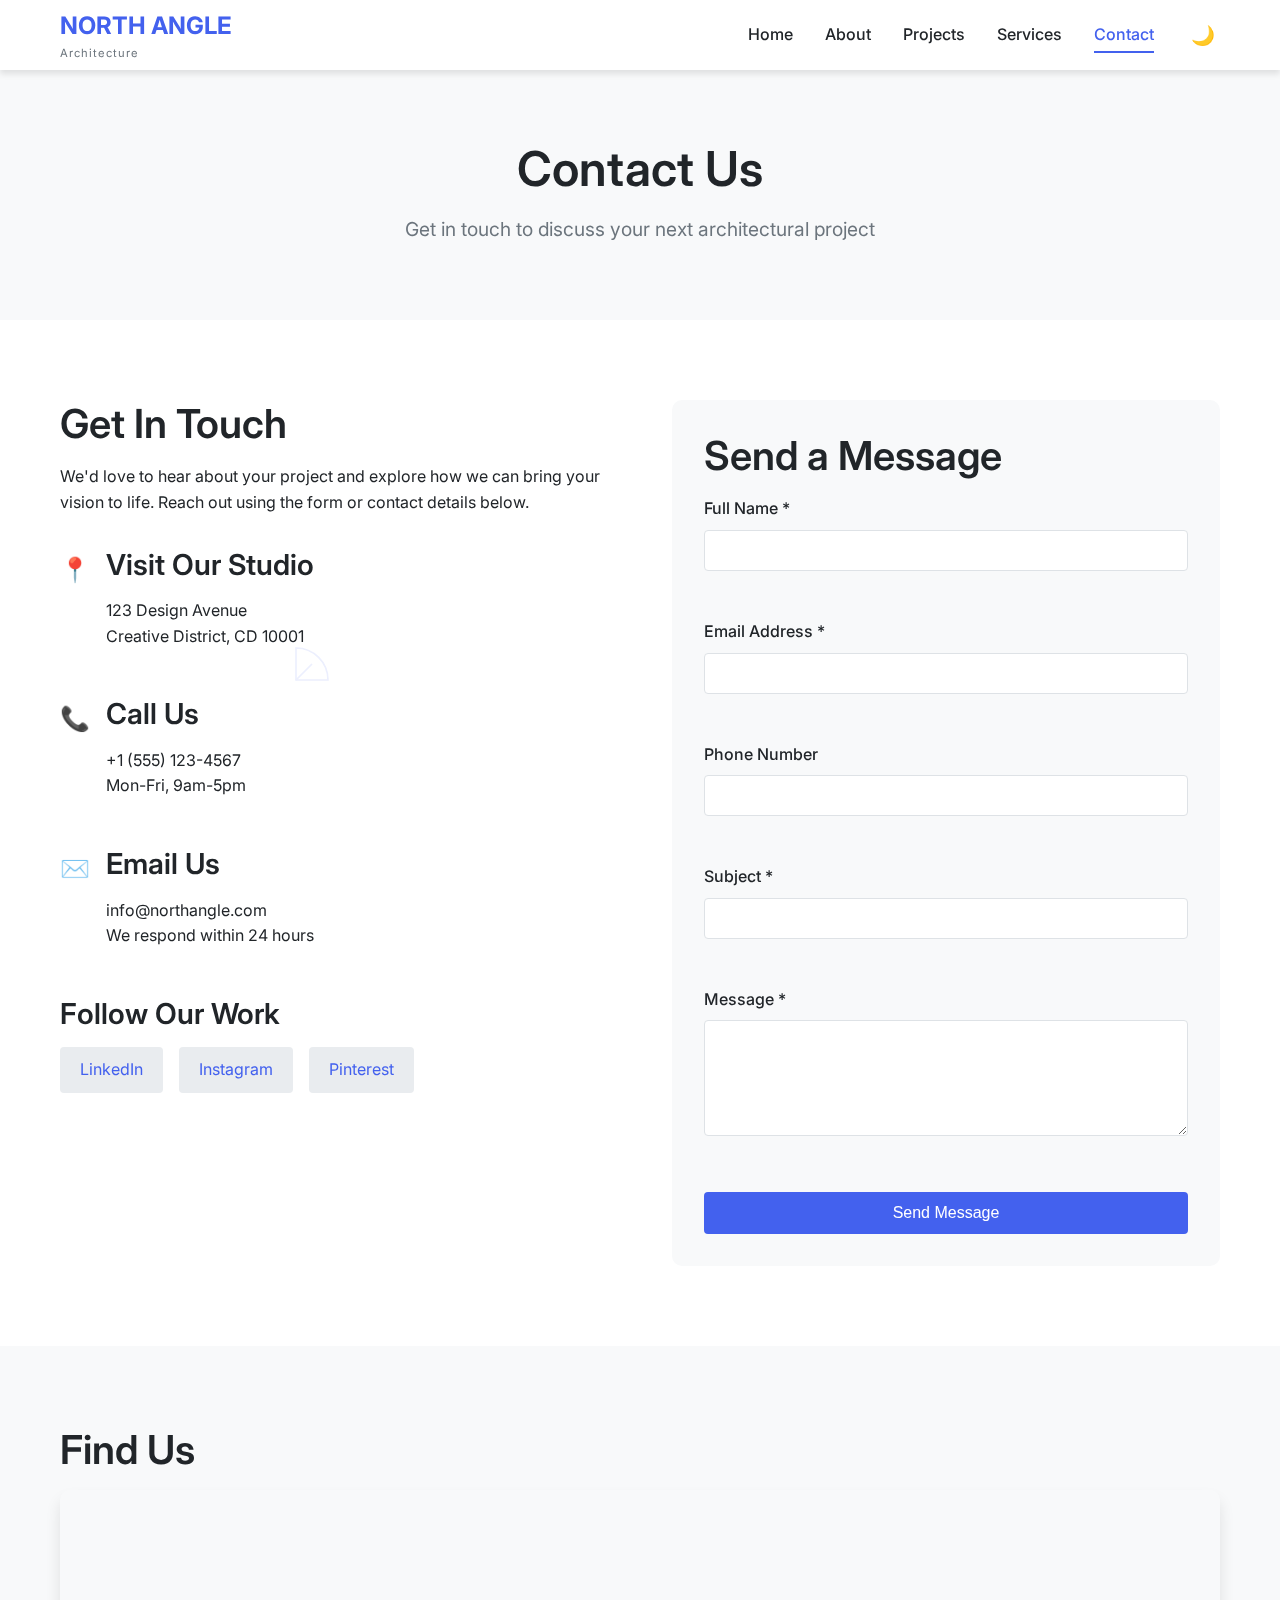
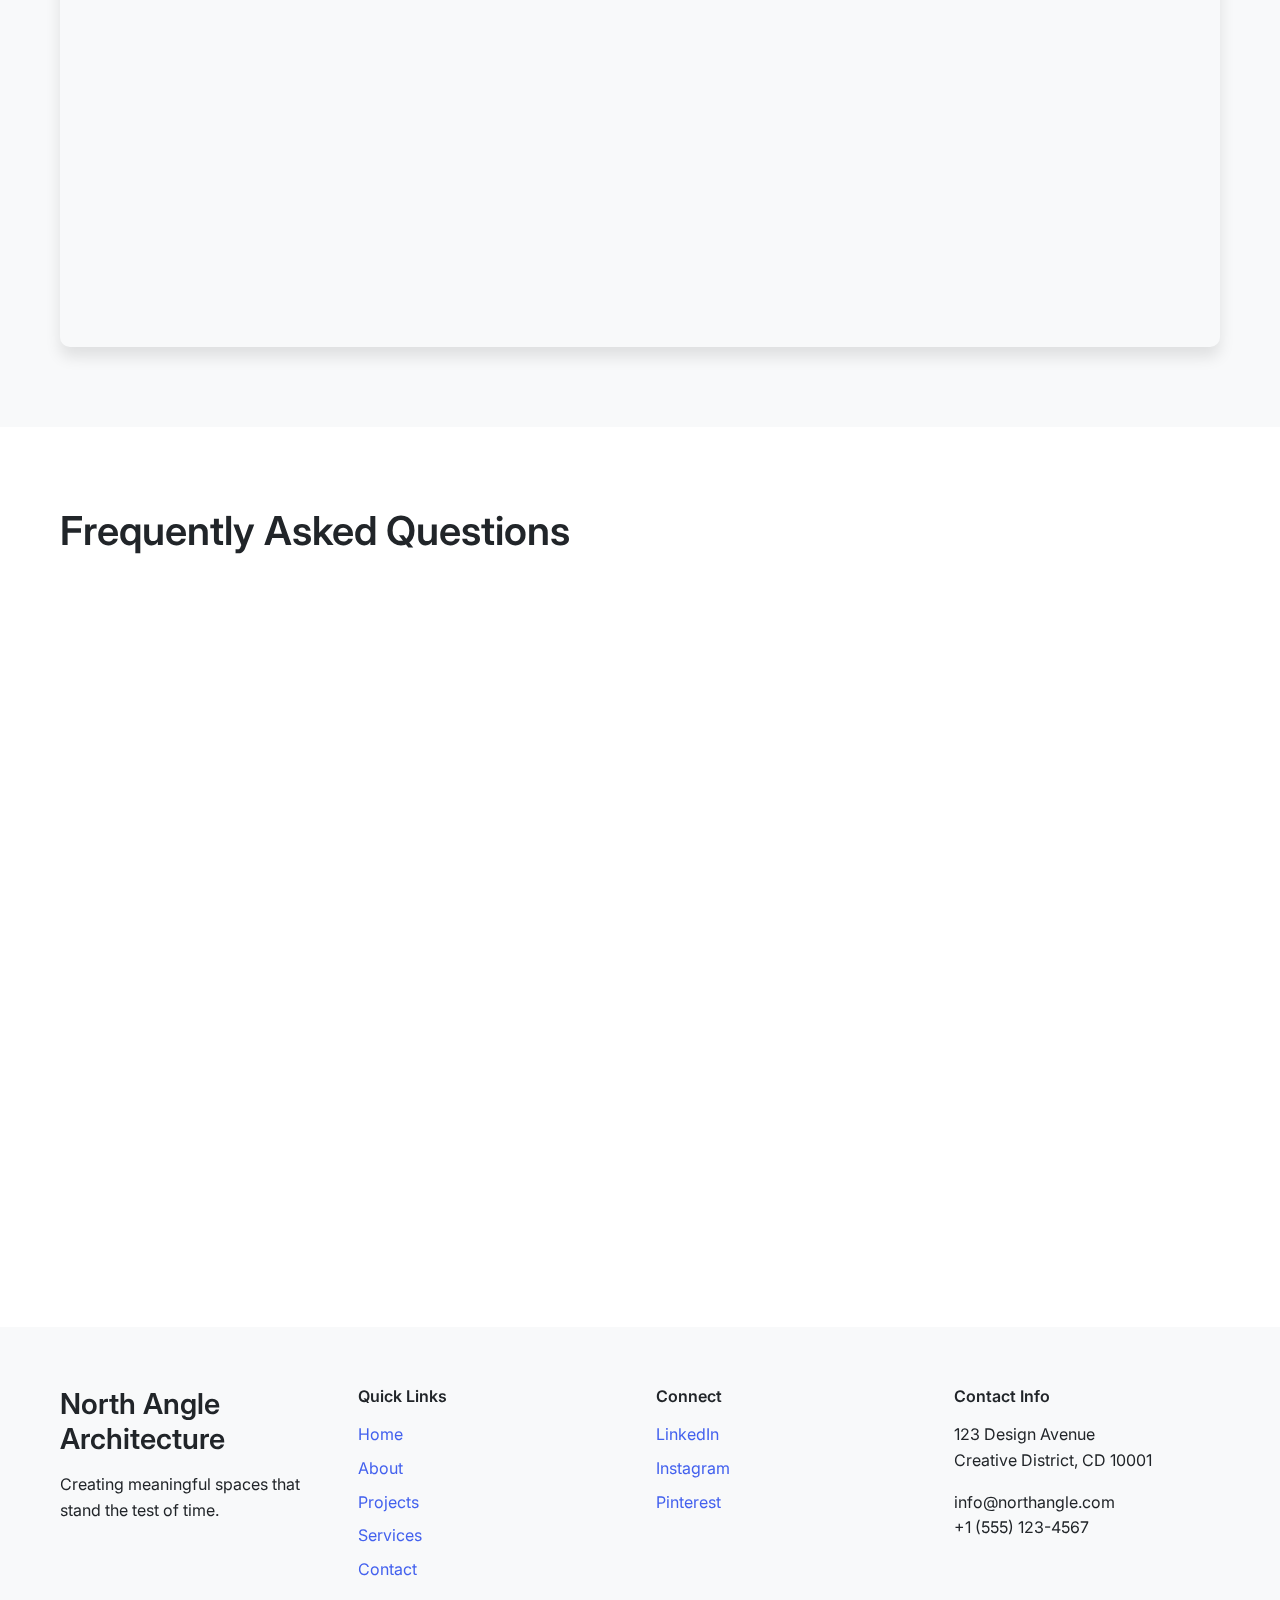
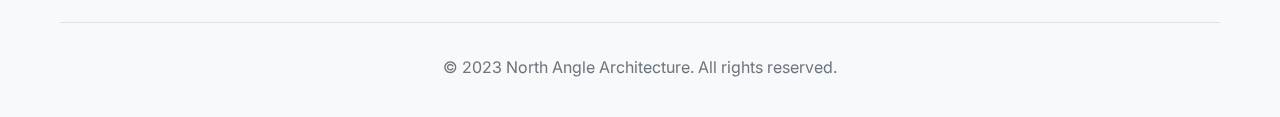
<file: contact.html>
<!DOCTYPE html>
<html lang="en">
<head>
    <meta charset="UTF-8">
    <meta name="viewport" content="width=device-width, initial-scale=1.0">
    <title>Contact | North Angle Architecture</title>
    <link rel="stylesheet" href="style.css">
    <link rel="preconnect" href="https://fonts.googleapis.com">
    <link rel="preconnect" href="https://fonts.gstatic.com" crossorigin>
    <link href="https://fonts.googleapis.com/css2?family=Inter:wght@300;400;500;600;700&display=swap" rel="stylesheet">
</head>
<body>
    <!-- Background Architectural Tools -->
    <div id="arch-tools">
        <div class="tool compass" data-speed="0.5"></div>
        <div class="tool ruler" data-speed="0.7"></div>
        <div class="tool protractor" data-speed="0.6"></div>
        <div class="tool scale" data-speed="0.8"></div>
    </div>

    <!-- Navigation -->
    <nav class="navbar">
        <div class="nav-container">
            <a href="index.html" class="nav-logo">
                <span class="logo-text">NORTH ANGLE</span>
                <span class="logo-subtitle">Architecture</span>
            </a>
            <div class="nav-menu" id="nav-menu">
                <a href="index.html" class="nav-link">Home</a>
                <a href="about.html" class="nav-link">About</a>
                <a href="projects.html" class="nav-link">Projects</a>
                <a href="services.html" class="nav-link">Services</a>
                <a href="contact.html" class="nav-link active">Contact</a>
                <button class="theme-toggle" id="theme-toggle" aria-label="Toggle dark mode">
                    <span class="theme-icon">🌙</span>
                </button>
            </div>
            <div class="nav-toggle" id="nav-toggle">
                <span class="bar"></span>
                <span class="bar"></span>
                <span class="bar"></span>
            </div>
        </div>
    </nav>

    <!-- Page Header -->
    <section class="page-header">
        <div class="container">
            <h1>Contact Us</h1>
            <p>Get in touch to discuss your next architectural project</p>
        </div>
    </section>

    <!-- Contact Section -->
    <section class="contact-section">
        <div class="container">
            <div class="contact-grid">
                <div class="contact-info">
                    <h2>Get In Touch</h2>
                    <p>We'd love to hear about your project and explore how we can bring your vision to life. Reach out using the form or contact details below.</p>
                    
                    <div class="contact-details">
                        <div class="contact-item">
                            <div class="contact-icon">📍</div>
                            <div>
                                <h3>Visit Our Studio</h3>
                                <p>123 Design Avenue<br>Creative District, CD 10001</p>
                            </div>
                        </div>
                        <div class="contact-item">
                            <div class="contact-icon">📞</div>
                            <div>
                                <h3>Call Us</h3>
                                <p>+1 (555) 123-4567<br>Mon-Fri, 9am-5pm</p>
                            </div>
                        </div>
                        <div class="contact-item">
                            <div class="contact-icon">✉️</div>
                            <div>
                                <h3>Email Us</h3>
                                <p>info@northangle.com<br>We respond within 24 hours</p>
                            </div>
                        </div>
                    </div>

                    <div class="social-links">
                        <h3>Follow Our Work</h3>
                        <div class="social-icons">
                            <a href="#" aria-label="LinkedIn">LinkedIn</a>
                            <a href="#" aria-label="Instagram">Instagram</a>
                            <a href="#" aria-label="Pinterest">Pinterest</a>
                        </div>
                    </div>
                </div>

                <div class="contact-form-container">
                    <h2>Send a Message</h2>
                    <form class="contact-form" id="contact-form">
                        <div class="form-group">
                            <label for="contact-name">Full Name *</label>
                            <input type="text" id="contact-name" name="name" required>
                        </div>
                        <div class="form-group">
                            <label for="contact-email">Email Address *</label>
                            <input type="email" id="contact-email" name="email" required>
                        </div>
                        <div class="form-group">
                            <label for="contact-phone">Phone Number</label>
                            <input type="tel" id="contact-phone" name="phone">
                        </div>
                        <div class="form-group">
                            <label for="contact-subject">Subject *</label>
                            <input type="text" id="contact-subject" name="subject" required>
                        </div>
                        <div class="form-group">
                            <label for="contact-message">Message *</label>
                            <textarea id="contact-message" name="message" rows="6" required></textarea>
                        </div>
                        <button type="submit" class="btn btn-primary">Send Message</button>
                    </form>
                </div>
            </div>
        </div>
    </section>

    <!-- Map Section -->
    <section class="map-section">
        <div class="container">
            <h2>Find Us</h2>
            <div class="map-container">
                <!-- Google Maps Embed -->
                <iframe 
                    src="https://www.google.com/maps/embed?pb=!1m18!1m12!1m3!1d3023.9503398796587!2d-74.00594948459426!3d40.71272807933185!2m3!1f0!2f0!3f0!3m2!1i1024!2i768!4f13.1!3m3!1m2!1s0x89c25a2e6c7d8b1d%3A0x5b5c5c5c5c5c5c5c!2s123%20Design%20Ave%2C%20New%20York%2C%20NY%2010001!5e0!3m2!1sen!2sus!4v1633023226787!5m2!1sen!2sus" 
                    width="100%" 
                    height="450" 
                    style="border:0;" 
                    allowfullscreen="" 
                    loading="lazy" 
                    referrerpolicy="no-referrer-when-downgrade">
                </iframe>
            </div>
        </div>
    </section>

    <!-- FAQ Section -->
    <section class="faq-section">
        <div class="container">
            <h2>Frequently Asked Questions</h2>
            <div class="faq-grid">
                <div class="faq-item">
                    <h3>How long does a typical project take?</h3>
                    <p>Project timelines vary based on scope and complexity. A residential project typically takes 6-12 months from concept to completion, while larger commercial projects may take 1-2 years.</p>
                </div>
                <div class="faq-item">
                    <h3>What is your design process?</h3>
                    <p>Our process includes discovery, concept development, design refinement, construction documentation, and construction administration. We work closely with clients at every stage.</p>
                </div>
                <div class="faq-item">
                    <h3>Do you work on projects outside your location?</h3>
                    <p>Yes, we've completed projects nationwide and internationally. We're licensed in multiple states and can coordinate remote projects with local teams when necessary.</p>
                </div>
                <div class="faq-item">
                    <h3>What are your fees?</h3>
                    <p>Fees are typically based on a percentage of construction cost or a fixed fee, depending on project type and scope. We provide detailed proposals after understanding your project requirements.</p>
                </div>
            </div>
        </div>
    </section>

    <!-- Footer -->
    <footer class="footer">
        <div class="container">
            <div class="footer-content">
                <div class="footer-section">
                    <h3>North Angle Architecture</h3>
                    <p>Creating meaningful spaces that stand the test of time.</p>
                </div>
                <div class="footer-section">
                    <h4>Quick Links</h4>
                    <ul>
                        <li><a href="index.html">Home</a></li>
                        <li><a href="about.html">About</a></li>
                        <li><a href="projects.html">Projects</a></li>
                        <li><a href="services.html">Services</a></li>
                        <li><a href="contact.html">Contact</a></li>
                    </ul>
                </div>
                <div class="footer-section">
                    <h4>Connect</h4>
                    <ul>
                        <li><a href="#">LinkedIn</a></li>
                        <li><a href="#">Instagram</a></li>
                        <li><a href="#">Pinterest</a></li>
                    </ul>
                </div>
                <div class="footer-section">
                    <h4>Contact Info</h4>
                    <p>123 Design Avenue<br>Creative District, CD 10001</p>
                    <p>info@northangle.com<br>+1 (555) 123-4567</p>
                </div>
            </div>
            <div class="footer-bottom">
                <p>&copy; 2023 North Angle Architecture. All rights reserved.</p>
            </div>
        </div>
    </footer>

    <script src="script.js"></script>
</body>
</html>
</file>
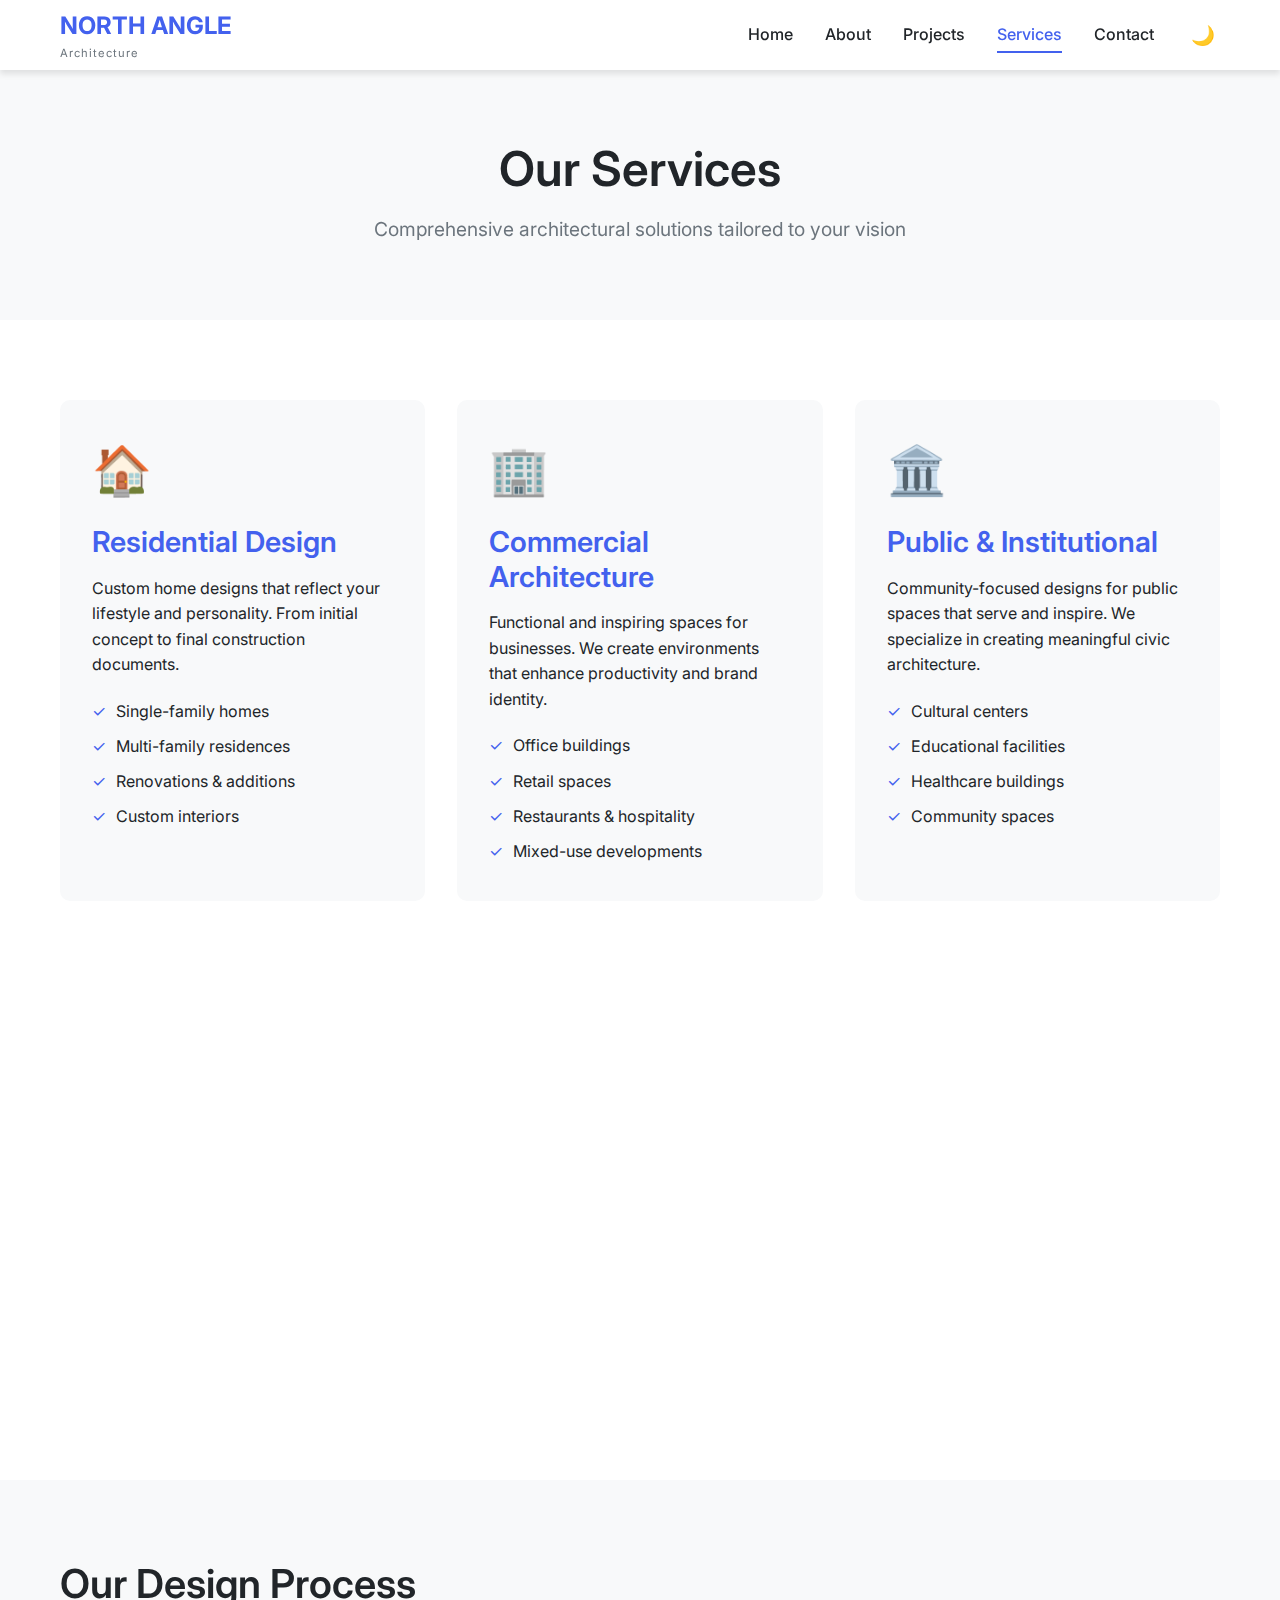
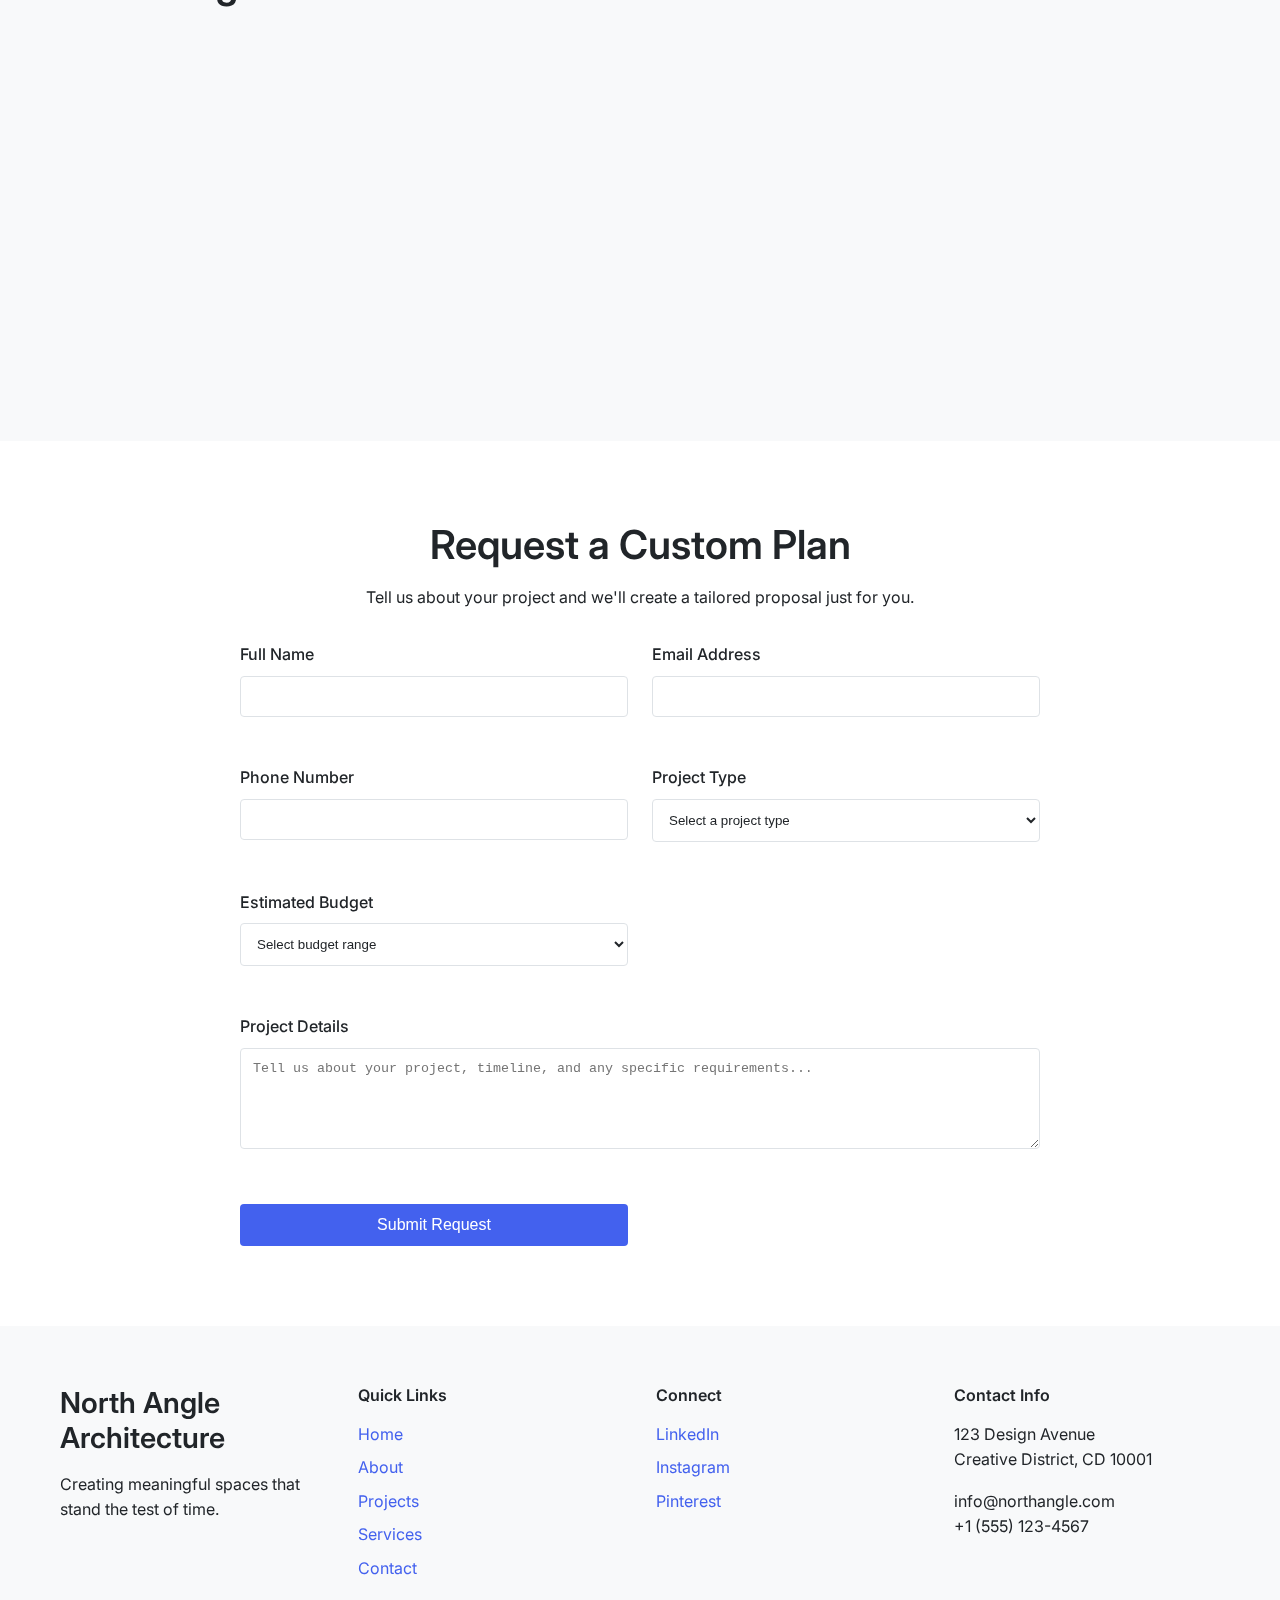
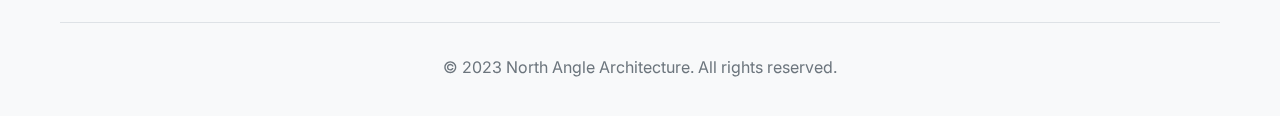
<file: services.html>
<!DOCTYPE html>
<html lang="en">
<head>
    <meta charset="UTF-8">
    <meta name="viewport" content="width=device-width, initial-scale=1.0">
    <title>Services | North Angle Architecture</title>
    <link rel="stylesheet" href="style.css">
    <link rel="preconnect" href="https://fonts.googleapis.com">
    <link rel="preconnect" href="https://fonts.gstatic.com" crossorigin>
    <link href="https://fonts.googleapis.com/css2?family=Inter:wght@300;400;500;600;700&display=swap" rel="stylesheet">
</head>
<body>
    <!-- Background Architectural Tools -->
    <div id="arch-tools">
        <div class="tool compass" data-speed="0.5"></div>
        <div class="tool ruler" data-speed="0.7"></div>
        <div class="tool protractor" data-speed="0.6"></div>
        <div class="tool scale" data-speed="0.8"></div>
    </div>

    <!-- Navigation -->
    <nav class="navbar">
        <div class="nav-container">
            <a href="index.html" class="nav-logo">
                <span class="logo-text">NORTH ANGLE</span>
                <span class="logo-subtitle">Architecture</span>
            </a>
            <div class="nav-menu" id="nav-menu">
                <a href="index.html" class="nav-link">Home</a>
                <a href="about.html" class="nav-link">About</a>
                <a href="projects.html" class="nav-link">Projects</a>
                <a href="services.html" class="nav-link active">Services</a>
                <a href="contact.html" class="nav-link">Contact</a>
                <button class="theme-toggle" id="theme-toggle" aria-label="Toggle dark mode">
                    <span class="theme-icon">🌙</span>
                </button>
            </div>
            <div class="nav-toggle" id="nav-toggle">
                <span class="bar"></span>
                <span class="bar"></span>
                <span class="bar"></span>
            </div>
        </div>
    </nav>

    <!-- Page Header -->
    <section class="page-header">
        <div class="container">
            <h1>Our Services</h1>
            <p>Comprehensive architectural solutions tailored to your vision</p>
        </div>
    </section>

    <!-- Services Section -->
    <section class="services-section">
        <div class="container">
            <div class="services-grid">
                <div class="service-card">
                    <div class="service-icon">🏠</div>
                    <h3>Residential Design</h3>
                    <p>Custom home designs that reflect your lifestyle and personality. From initial concept to final construction documents.</p>
                    <ul>
                        <li>Single-family homes</li>
                        <li>Multi-family residences</li>
                        <li>Renovations & additions</li>
                        <li>Custom interiors</li>
                    </ul>
                </div>
                <div class="service-card">
                    <div class="service-icon">🏢</div>
                    <h3>Commercial Architecture</h3>
                    <p>Functional and inspiring spaces for businesses. We create environments that enhance productivity and brand identity.</p>
                    <ul>
                        <li>Office buildings</li>
                        <li>Retail spaces</li>
                        <li>Restaurants & hospitality</li>
                        <li>Mixed-use developments</li>
                    </ul>
                </div>
                <div class="service-card">
                    <div class="service-icon">🏛️</div>
                    <h3>Public & Institutional</h3>
                    <p>Community-focused designs for public spaces that serve and inspire. We specialize in creating meaningful civic architecture.</p>
                    <ul>
                        <li>Cultural centers</li>
                        <li>Educational facilities</li>
                        <li>Healthcare buildings</li>
                        <li>Community spaces</li>
                    </ul>
                </div>
                <div class="service-card">
                    <div class="service-icon">🌱</div>
                    <h3>Sustainable Design</h3>
                    <p>Environmentally responsible architecture that reduces ecological impact while creating healthier living spaces.</p>
                    <ul>
                        <li>LEED certification</li>
                        <li>Passive design strategies</li>
                        <li>Energy-efficient solutions</li>
                        <li>Green material selection</li>
                    </ul>
                </div>
                <div class="service-card">
                    <div class="service-icon">📐</div>
                    <h3>Interior Architecture</h3>
                    <p>Seamlessly integrated interior spaces that complement the architectural design and enhance user experience.</p>
                    <ul>
                        <li>Space planning</li>
                        <li>Custom millwork</li>
                        <li>Material selection</li>
                        <li>Lighting design</li>
                    </ul>
                </div>
                <div class="service-card">
                    <div class="service-icon">🔄</div>
                    <h3>Project Management</h3>
                    <p>Comprehensive oversight from concept to completion, ensuring your project stays on schedule and within budget.</p>
                    <ul>
                        <li>Contractor coordination</li>
                        <li>Budget management</li>
                        <li>Timeline oversight</li>
                        <li>Quality control</li>
                    </ul>
                </div>
            </div>
        </div>
    </section>

    <!-- Process Section -->
    <section class="process-section">
        <div class="container">
            <h2>Our Design Process</h2>
            <div class="process-steps">
                <div class="process-step">
                    <div class="step-number">1</div>
                    <h3>Discovery & Consultation</h3>
                    <p>We begin by understanding your vision, needs, and site constraints through detailed discussions and analysis.</p>
                </div>
                <div class="process-step">
                    <div class="step-number">2</div>
                    <h3>Concept Development</h3>
                    <p>Initial design concepts are created, exploring different approaches to realize your vision.</p>
                </div>
                <div class="process-step">
                    <div class="step-number">3</div>
                    <h3>Design Development</h3>
                    <p>The selected concept is refined with detailed drawings, material selections, and technical specifications.</p>
                </div>
                <div class="process-step">
                    <div class="step-number">4</div>
                    <h3>Construction Documents</h3>
                    <p>Complete technical drawings and specifications are prepared for permitting and construction.</p>
                </div>
                <div class="process-step">
                    <div class="step-number">5</div>
                    <h3>Construction Administration</h3>
                    <p>We oversee the construction process to ensure the design intent is faithfully executed.</p>
                </div>
            </div>
        </div>
    </section>

    <!-- Custom Plan Form -->
    <section class="custom-plan">
        <div class="container">
            <div class="plan-content">
                <h2>Request a Custom Plan</h2>
                <p>Tell us about your project and we'll create a tailored proposal just for you.</p>
                <form class="plan-form" id="plan-form">
                    <div class="form-group">
                        <label for="name">Full Name</label>
                        <input type="text" id="name" name="name" required>
                    </div>
                    <div class="form-group">
                        <label for="email">Email Address</label>
                        <input type="email" id="email" name="email" required>
                    </div>
                    <div class="form-group">
                        <label for="phone">Phone Number</label>
                        <input type="tel" id="phone" name="phone">
                    </div>
                    <div class="form-group">
                        <label for="project-type">Project Type</label>
                        <select id="project-type" name="project-type" required>
                            <option value="">Select a project type</option>
                            <option value="residential">Residential</option>
                            <option value="commercial">Commercial</option>
                            <option value="public">Public/Institutional</option>
                            <option value="renovation">Renovation</option>
                            <option value="other">Other</option>
                        </select>
                    </div>
                    <div class="form-group">
                        <label for="budget">Estimated Budget</label>
                        <select id="budget" name="budget" required>
                            <option value="">Select budget range</option>
                            <option value="under-100k">Under $100,000</option>
                            <option value="100k-500k">$100,000 - $500,000</option>
                            <option value="500k-1m">$500,000 - $1,000,000</option>
                            <option value="over-1m">Over $1,000,000</option>
                        </select>
                    </div>
                    <div class="form-group full-width">
                        <label for="message">Project Details</label>
                        <textarea id="message" name="message" rows="5" placeholder="Tell us about your project, timeline, and any specific requirements..." required></textarea>
                    </div>
                    <button type="submit" class="btn btn-primary">Submit Request</button>
                </form>
            </div>
        </div>
    </section>

    <!-- Footer -->
    <footer class="footer">
        <div class="container">
            <div class="footer-content">
                <div class="footer-section">
                    <h3>North Angle Architecture</h3>
                    <p>Creating meaningful spaces that stand the test of time.</p>
                </div>
                <div class="footer-section">
                    <h4>Quick Links</h4>
                    <ul>
                        <li><a href="index.html">Home</a></li>
                        <li><a href="about.html">About</a></li>
                        <li><a href="projects.html">Projects</a></li>
                        <li><a href="services.html">Services</a></li>
                        <li><a href="contact.html">Contact</a></li>
                    </ul>
                </div>
                <div class="footer-section">
                    <h4>Connect</h4>
                    <ul>
                        <li><a href="#">LinkedIn</a></li>
                        <li><a href="#">Instagram</a></li>
                        <li><a href="#">Pinterest</a></li>
                    </ul>
                </div>
                <div class="footer-section">
                    <h4>Contact Info</h4>
                    <p>123 Design Avenue<br>Creative District, CD 10001</p>
                    <p>info@northangle.com<br>+1 (555) 123-4567</p>
                </div>
            </div>
            <div class="footer-bottom">
                <p>&copy; 2023 North Angle Architecture. All rights reserved.</p>
            </div>
        </div>
    </footer>

    <script src="script.js"></script>
</body>
</html>
</file>
<file: style.css>
/* Reset and Base Styles */
* {
    margin: 0;
    padding: 0;
    box-sizing: border-box;
}

:root {
    /* Light Theme Variables */
    --bg-primary: #ffffff;
    --bg-secondary: #f8f9fa;
    --bg-accent: #e9ecef;
    --text-primary: #212529;
    --text-secondary: #6c757d;
    --accent-color: #4361ee;
    --accent-light: #4895ef;
    --border-color: #dee2e6;
    --shadow: 0 4px 6px rgba(0, 0, 0, 0.1);
    --shadow-lg: 0 10px 15px rgba(0, 0, 0, 0.1);
}

[data-theme="dark"] {
    /* Dark Theme Variables */
    --bg-primary: #0a192f;
    --bg-secondary: #112240;
    --bg-accent: #1e3a5f;
    --text-primary: #e6f1ff;
    --text-secondary: #a8b2d1;
    --accent-color: #64ffda;
    --accent-light: #88ffdd;
    --border-color: #233554;
    --shadow: 0 4px 6px rgba(0, 0, 0, 0.3);
    --shadow-lg: 0 10px 15px rgba(0, 0, 0, 0.3);
}

html {
    scroll-behavior: smooth;
}

body {
    font-family: 'Inter', sans-serif;
    line-height: 1.6;
    color: var(--text-primary);
    background-color: var(--bg-primary);
    transition: background-color 0.3s ease, color 0.3s ease;
}

.container {
    max-width: 1200px;
    margin: 0 auto;
    padding: 0 20px;
}

/* Typography */
h1, h2, h3, h4, h5, h6 {
    font-weight: 600;
    line-height: 1.2;
    margin-bottom: 1rem;
}

h1 {
    font-size: 3rem;
}

h2 {
    font-size: 2.5rem;
}

h3 {
    font-size: 1.8rem;
}

p {
    margin-bottom: 1rem;
}

a {
    color: var(--accent-color);
    text-decoration: none;
    transition: color 0.3s ease;
}

a:hover {
    color: var(--accent-light);
}

/* Buttons */
.btn {
    display: inline-block;
    padding: 12px 24px;
    border-radius: 4px;
    font-weight: 500;
    text-align: center;
    cursor: pointer;
    transition: all 0.3s ease;
    border: none;
    font-size: 1rem;
}

.btn-primary {
    background-color: var(--accent-color);
    color: white;
}

.btn-primary:hover {
    background-color: var(--accent-light);
    color: white;
    transform: translateY(-2px);
}

.btn-secondary {
    background-color: transparent;
    color: var(--accent-color);
    border: 2px solid var(--accent-color);
}

.btn-secondary:hover {
    background-color: var(--accent-color);
    color: white;
    transform: translateY(-2px);
}

.btn-outline {
    background-color: transparent;
    color: var(--text-primary);
    border: 2px solid var(--border-color);
}

.btn-outline:hover {
    background-color: var(--bg-accent);
    border-color: var(--accent-color);
}

/* Navigation */
.navbar {
    position: fixed;
    top: 0;
    width: 100%;
    background-color: var(--bg-primary);
    box-shadow: var(--shadow);
    z-index: 1000;
    transition: all 0.3s ease;
}

.nav-container {
    max-width: 1200px;
    margin: 0 auto;
    padding: 0 20px;
    display: flex;
    justify-content: space-between;
    align-items: center;
    height: 70px;
}

.nav-logo {
    display: flex;
    flex-direction: column;
}

.logo-text {
    font-size: 1.5rem;
    font-weight: 700;
    color: var(--accent-color);
}

.logo-subtitle {
    font-size: 0.7rem;
    color: var(--text-secondary);
    letter-spacing: 1px;
}

.nav-menu {
    display: flex;
    align-items: center;
    gap: 2rem;
}

.nav-link {
    color: var(--text-primary);
    font-weight: 500;
    position: relative;
}

.nav-link.active {
    color: var(--accent-color);
}

.nav-link.active::after {
    content: '';
    position: absolute;
    bottom: -5px;
    left: 0;
    width: 100%;
    height: 2px;
    background-color: var(--accent-color);
}

.theme-toggle {
    background: none;
    border: none;
    cursor: pointer;
    font-size: 1.2rem;
    padding: 5px;
    border-radius: 50%;
    transition: background-color 0.3s ease;
}

.theme-toggle:hover {
    background-color: var(--bg-accent);
}

.nav-toggle {
    display: none;
    flex-direction: column;
    cursor: pointer;
}

.bar {
    width: 25px;
    height: 3px;
    background-color: var(--text-primary);
    margin: 3px 0;
    transition: 0.3s;
}

/* Architectural Tools Background */
#arch-tools {
    position: fixed;
    top: 0;
    left: 0;
    width: 100%;
    height: 100%;
    pointer-events: none;
    z-index: -1;
    overflow: hidden;
}

.tool {
    position: absolute;
    opacity: 0.1;
    transition: transform 0.5s ease-out;
}

.tool.compass {
    width: 100px;
    height: 100px;
    background-image: url('data:image/svg+xml;utf8,<svg xmlns="http://www.w3.org/2000/svg" viewBox="0 0 100 100"><circle cx="50" cy="50" r="45" stroke="%234361ee" stroke-width="2" fill="none"/><line x1="50" y1="5" x2="50" y2="25" stroke="%234361ee" stroke-width="2"/><line x1="50" y1="75" x2="50" y2="95" stroke="%234361ee" stroke-width="2"/><line x1="5" y1="50" x2="25" y2="50" stroke="%234361ee" stroke-width="2"/><line x1="75" y1="50" x2="95" y2="50" stroke="%234361ee" stroke-width="2"/><path d="M50,50 L70,30" stroke="%234361ee" stroke-width="2"/></svg>');
    top: 20%;
    left: 10%;
}

.tool.ruler {
    width: 150px;
    height: 30px;
    background-image: url('data:image/svg+xml;utf8,<svg xmlns="http://www.w3.org/2000/svg" viewBox="0 0 150 30"><rect x="0" y="10" width="150" height="10" fill="%234361ee"/><line x1="0" y1="10" x2="0" y2="30" stroke="%234361ee" stroke-width="1"/><line x1="30" y1="10" x2="30" y2="25" stroke="%234361ee" stroke-width="1"/><line x1="60" y1="10" x2="60" y2="30" stroke="%234361ee" stroke-width="1"/><line x1="90" y1="10" x2="90" y2="25" stroke="%234361ee" stroke-width="1"/><line x1="120" y1="10" x2="120" y2="30" stroke="%234361ee" stroke-width="1"/><line x1="150" y1="10" x2="150" y2="30" stroke="%234361ee" stroke-width="1"/></svg>');
    top: 60%;
    right: 15%;
}

.tool.protractor {
    width: 80px;
    height: 80px;
    background-image: url('data:image/svg+xml;utf8,<svg xmlns="http://www.w3.org/2000/svg" viewBox="0 0 100 100"><path d="M50,10 A40,40 0 0,1 90,50 L50,50 Z" stroke="%234361ee" stroke-width="2" fill="none"/><line x1="50" y1="50" x2="70" y2="30" stroke="%234361ee" stroke-width="2"/></svg>');
    bottom: 20%;
    left: 20%;
}

.tool.scale {
    width: 120px;
    height: 40px;
    background-image: url('data:image/svg+xml;utf8,<svg xmlns="http://www.w3.org/2000/svg" viewBox="0 0 120 40"><rect x="0" y="15" width="120" height="10" fill="%234361ee"/><line x1="0" y1="15" x2="0" y2="40" stroke="%234361ee" stroke-width="1"/><line x1="20" y1="15" x2="20" y2="35" stroke="%234361ee" stroke-width="1"/><line x1="40" y1="15" x2="40" y2="40" stroke="%234361ee" stroke-width="1"/><line x1="60" y1="15" x2="60" y2="35" stroke="%234361ee" stroke-width="1"/><line x1="80" y1="15" x2="80" y2="40" stroke="%234361ee" stroke-width="1"/><line x1="100" y1="15" x2="100" y2="35" stroke="%234361ee" stroke-width="1"/><line x1="120" y1="15" x2="120" y2="40" stroke="%234361ee" stroke-width="1"/></svg>');
    top: 30%;
    right: 5%;
}

/* Hero Section */
.hero {
    padding: 120px 0 80px;
    min-height: 100vh;
    display: flex;
    align-items: center;
}

.hero-container {
    max-width: 1200px;
    margin: 0 auto;
    padding: 0 20px;
    display: grid;
    grid-template-columns: 1fr 1fr;
    gap: 4rem;
    align-items: center;
}

.hero-content h1 {
    font-size: 3.5rem;
    margin-bottom: 1rem;
}

.hero-subtitle {
    font-size: 1.5rem;
    color: var(--accent-color);
    margin-bottom: 1.5rem;
}

.hero-description {
    font-size: 1.2rem;
    color: var(--text-secondary);
    margin-bottom: 2rem;
}

.hero-buttons {
    display: flex;
    gap: 1rem;
}

.hero-image {
    display: flex;
    justify-content: center;
}

.portrait-frame {
    width: 400px;
    height: 500px;
    border-radius: 10px;
    overflow: hidden;
    box-shadow: var(--shadow-lg);
    position: relative;
}

.portrait {
    width: 100%;
    height: 100%;
    object-fit: cover;
}

/* Section Styles */
.section-title {
    text-align: center;
    margin-bottom: 3rem;
    position: relative;
}

.section-title::after {
    content: '';
    position: absolute;
    bottom: -10px;
    left: 50%;
    transform: translateX(-50%);
    width: 80px;
    height: 3px;
    background-color: var(--accent-color);
}

/* Featured Projects */
.featured-projects {
    padding: 80px 0;
    background-color: var(--bg-secondary);
}

.projects-grid {
    display: grid;
    grid-template-columns: repeat(auto-fit, minmax(300px, 1fr));
    gap: 2rem;
    margin-bottom: 3rem;
}

.project-card {
    background-color: var(--bg-primary);
    border-radius: 10px;
    overflow: hidden;
    box-shadow: var(--shadow);
    transition: transform 0.3s ease, box-shadow 0.3s ease;
}

.project-card:hover {
    transform: translateY(-5px);
    box-shadow: var(--shadow-lg);
}

.project-image {
    height: 250px;
    overflow: hidden;
}

.project-image img {
    width: 100%;
    height: 100%;
    object-fit: cover;
    transition: transform 0.5s ease;
}

.project-card:hover .project-image img {
    transform: scale(1.05);
}

.project-info {
    padding: 1.5rem;
}

.project-info h3 {
    margin-bottom: 0.5rem;
}

.project-info p {
    color: var(--text-secondary);
    margin-bottom: 1rem;
}

.project-link {
    color: var(--accent-color);
    font-weight: 500;
}

.section-cta {
    text-align: center;
}

/* Philosophy Section */
.philosophy {
    padding: 80px 0;
}

.philosophy-content {
    max-width: 800px;
    margin: 0 auto;
    text-align: center;
}

.philosophy-text {
    font-size: 1.2rem;
    margin-bottom: 2rem;
}

/* Page Header */
.page-header {
    padding: 140px 0 60px;
    text-align: center;
    background-color: var(--bg-secondary);
}

.page-header h1 {
    margin-bottom: 1rem;
}

.page-header p {
    font-size: 1.2rem;
    color: var(--text-secondary);
}

/* About Page */
.about-content {
    padding: 80px 0;
}

.about-grid {
    display: grid;
    grid-template-columns: 2fr 1fr;
    gap: 4rem;
    align-items: start;
}

.about-image {
    border-radius: 10px;
    overflow: hidden;
    box-shadow: var(--shadow-lg);
}

.about-image img {
    width: 100%;
    height: auto;
    display: block;
}

.title {
    color: var(--accent-color);
    font-size: 1.2rem;
    margin-bottom: 1.5rem;
}

.credentials {
    margin-top: 2rem;
}

.credentials ul {
    list-style-type: none;
}

.credentials li {
    padding: 0.5rem 0;
    position: relative;
    padding-left: 1.5rem;
}

.credentials li::before {
    content: '✓';
    position: absolute;
    left: 0;
    color: var(--accent-color);
}

/* Company Story */
.company-story {
    padding: 80px 0;
    background-color: var(--bg-secondary);
}

.timeline {
    position: relative;
    max-width: 800px;
    margin: 0 auto;
}

.timeline::before {
    content: '';
    position: absolute;
    left: 50%;
    transform: translateX(-50%);
    width: 2px;
    height: 100%;
    background-color: var(--accent-color);
}

.timeline-item {
    display: flex;
    margin-bottom: 3rem;
    position: relative;
}

.timeline-item:nth-child(odd) {
    flex-direction: row-reverse;
    text-align: right;
}

.timeline-year {
    background-color: var(--accent-color);
    color: white;
    padding: 0.5rem 1rem;
    border-radius: 20px;
    font-weight: 600;
    z-index: 1;
    margin: 0 2rem;
}

.timeline-content {
    flex: 1;
    background-color: var(--bg-primary);
    padding: 1.5rem;
    border-radius: 10px;
    box-shadow: var(--shadow);
}

/* Principles Grid */
.principles-grid {
    display: grid;
    grid-template-columns: repeat(auto-fit, minmax(250px, 1fr));
    gap: 2rem;
    margin-top: 3rem;
}

.principle {
    text-align: center;
    padding: 2rem;
    background-color: var(--bg-secondary);
    border-radius: 10px;
}

.principle h3 {
    color: var(--accent-color);
    margin-bottom: 1rem;
}

/* Projects Page */
.projects-filter {
    padding: 40px 0;
    background-color: var(--bg-secondary);
}

.filter-buttons {
    display: flex;
    justify-content: center;
    gap: 1rem;
    flex-wrap: wrap;
}

.filter-btn {
    padding: 10px 20px;
    background-color: transparent;
    border: 2px solid var(--border-color);
    border-radius: 30px;
    cursor: pointer;
    transition: all 0.3s ease;
    font-weight: 500;
}

.filter-btn.active, .filter-btn:hover {
    background-color: var(--accent-color);
    color: white;
    border-color: var(--accent-color);
}

.projects-grid-page {
    padding: 80px 0;
}

.masonry-grid {
    display: grid;
    grid-template-columns: repeat(auto-fill, minmax(350px, 1fr));
    gap: 2rem;
}

.project-item {
    position: relative;
    border-radius: 10px;
    overflow: hidden;
    box-shadow: var(--shadow);
    transition: transform 0.3s ease;
}

.project-item:hover {
    transform: translateY(-5px);
}

.project-image {
    height: 300px;
    position: relative;
    overflow: hidden;
}

.project-image img {
    width: 100%;
    height: 100%;
    object-fit: cover;
    transition: transform 0.5s ease;
}

.project-item:hover .project-image img {
    transform: scale(1.05);
}

.project-overlay {
    position: absolute;
    top: 0;
    left: 0;
    width: 100%;
    height: 100%;
    background: rgba(0, 0, 0, 0.7);
    display: flex;
    flex-direction: column;
    justify-content: center;
    align-items: center;
    opacity: 0;
    transition: opacity 0.3s ease;
    padding: 2rem;
    text-align: center;
    color: white;
}

.project-item:hover .project-overlay {
    opacity: 1;
}

.project-overlay h3 {
    color: white;
    margin-bottom: 0.5rem;
}

.view-project {
    margin-top: 1rem;
    padding: 10px 20px;
    background-color: var(--accent-color);
    color: white;
    border: none;
    border-radius: 4px;
    cursor: pointer;
    transition: background-color 0.3s ease;
}

.view-project:hover {
    background-color: var(--accent-light);
}

/* Modal */
.modal {
    display: none;
    position: fixed;
    top: 0;
    left: 0;
    width: 100%;
    height: 100%;
    background-color: rgba(0, 0, 0, 0.8);
    z-index: 2000;
    overflow: auto;
}

.modal-content {
    background-color: var(--bg-primary);
    margin: 5% auto;
    width: 90%;
    max-width: 1000px;
    border-radius: 10px;
    position: relative;
    animation: modalFade 0.3s;
}

@keyframes modalFade {
    from {opacity: 0; transform: translateY(-50px);}
    to {opacity: 1; transform: translateY(0);}
}

.close-modal {
    position: absolute;
    top: 15px;
    right: 20px;
    font-size: 2rem;
    cursor: pointer;
    z-index: 1;
}

.modal-body {
    display: grid;
    grid-template-columns: 1fr 1fr;
    gap: 2rem;
    padding: 2rem;
}

.modal-images img {
    width: 100%;
    border-radius: 10px;
}

.modal-thumbnails {
    display: flex;
    gap: 1rem;
    margin-top: 1rem;
}

.modal-thumbnails img {
    width: 80px;
    height: 60px;
    object-fit: cover;
    border-radius: 5px;
    cursor: pointer;
    opacity: 0.7;
    transition: opacity 0.3s ease;
}

.modal-thumbnails img:hover, .modal-thumbnails img.active {
    opacity: 1;
}

.project-category {
    color: var(--accent-color);
    font-weight: 600;
    margin-bottom: 0.5rem;
}

.project-year {
    color: var(--text-secondary);
    margin-bottom: 1rem;
}

.project-details {
    margin-top: 2rem;
}

.project-details ul {
    list-style-type: none;
}

.project-details li {
    padding: 0.5rem 0;
    position: relative;
    padding-left: 1.5rem;
}

.project-details li::before {
    content: '•';
    position: absolute;
    left: 0;
    color: var(--accent-color);
}

/* Services Page */
.services-section {
    padding: 80px 0;
}

.services-grid {
    display: grid;
    grid-template-columns: repeat(auto-fit, minmax(350px, 1fr));
    gap: 2rem;
}

.service-card {
    background-color: var(--bg-secondary);
    padding: 2rem;
    border-radius: 10px;
    transition: transform 0.3s ease, box-shadow 0.3s ease;
}

.service-card:hover {
    transform: translateY(-5px);
    box-shadow: var(--shadow-lg);
}

.service-icon {
    font-size: 3rem;
    margin-bottom: 1rem;
}

.service-card h3 {
    color: var(--accent-color);
    margin-bottom: 1rem;
}

.service-card ul {
    list-style-type: none;
    margin-top: 1rem;
}

.service-card li {
    padding: 0.3rem 0;
    position: relative;
    padding-left: 1.5rem;
}

.service-card li::before {
    content: '✓';
    position: absolute;
    left: 0;
    color: var(--accent-color);
}

/* Process Section */
.process-section {
    padding: 80px 0;
    background-color: var(--bg-secondary);
}

.process-steps {
    display: grid;
    grid-template-columns: repeat(auto-fit, minmax(200px, 1fr));
    gap: 2rem;
    margin-top: 3rem;
}

.process-step {
    text-align: center;
    position: relative;
}

.step-number {
    width: 60px;
    height: 60px;
    background-color: var(--accent-color);
    color: white;
    border-radius: 50%;
    display: flex;
    align-items: center;
    justify-content: center;
    font-size: 1.5rem;
    font-weight: 600;
    margin: 0 auto 1rem;
}

.process-step h3 {
    margin-bottom: 1rem;
}

/* Custom Plan Form */
.custom-plan {
    padding: 80px 0;
}

.plan-content {
    max-width: 800px;
    margin: 0 auto;
    text-align: center;
}

.plan-form {
    display: grid;
    grid-template-columns: 1fr 1fr;
    gap: 1.5rem;
    margin-top: 2rem;
    text-align: left;
}

.form-group {
    margin-bottom: 1.5rem;
}

.form-group label {
    display: block;
    margin-bottom: 0.5rem;
    font-weight: 500;
}

.form-group input, .form-group select, .form-group textarea {
    width: 100%;
    padding: 12px;
    border: 1px solid var(--border-color);
    border-radius: 4px;
    background-color: var(--bg-primary);
    color: var(--text-primary);
    transition: border-color 0.3s ease;
}

.form-group input:focus, .form-group select:focus, .form-group textarea:focus {
    outline: none;
    border-color: var(--accent-color);
}

.form-group.full-width {
    grid-column: 1 / -1;
}

/* Contact Page */
.contact-section {
    padding: 80px 0;
}

.contact-grid {
    display: grid;
    grid-template-columns: 1fr 1fr;
    gap: 4rem;
}

.contact-details {
    margin: 2rem 0;
}

.contact-item {
    display: flex;
    align-items: flex-start;
    margin-bottom: 2rem;
}

.contact-icon {
    font-size: 1.5rem;
    margin-right: 1rem;
    margin-top: 0.2rem;
}

.social-links {
    margin-top: 2rem;
}

.social-icons {
    display: flex;
    gap: 1rem;
    margin-top: 1rem;
}

.social-icons a {
    padding: 10px 20px;
    background-color: var(--bg-accent);
    border-radius: 4px;
    transition: background-color 0.3s ease;
}

.social-icons a:hover {
    background-color: var(--accent-color);
    color: white;
}

.contact-form-container {
    background-color: var(--bg-secondary);
    padding: 2rem;
    border-radius: 10px;
}

.contact-form {
    display: flex;
    flex-direction: column;
    gap: 1.5rem;
}

/* Map Section */
.map-section {
    padding: 80px 0;
    background-color: var(--bg-secondary);
}

.map-container {
    border-radius: 10px;
    overflow: hidden;
    box-shadow: var(--shadow-lg);
}

/* FAQ Section */
.faq-section {
    padding: 80px 0;
}

.faq-grid {
    display: grid;
    grid-template-columns: repeat(auto-fit, minmax(300px, 1fr));
    gap: 2rem;
    margin-top: 3rem;
}

.faq-item {
    background-color: var(--bg-secondary);
    padding: 2rem;
    border-radius: 10px;
}

.faq-item h3 {
    color: var(--accent-color);
    margin-bottom: 1rem;
}

/* Footer */
.footer {
    background-color: var(--bg-secondary);
    padding: 60px 0 20px;
}

.footer-content {
    display: grid;
    grid-template-columns: repeat(auto-fit, minmax(200px, 1fr));
    gap: 2rem;
    margin-bottom: 2rem;
}

.footer-section h3, .footer-section h4 {
    margin-bottom: 1rem;
}

.footer-section ul {
    list-style-type: none;
}

.footer-section li {
    margin-bottom: 0.5rem;
}

.footer-bottom {
    text-align: center;
    padding-top: 2rem;
    border-top: 1px solid var(--border-color);
    color: var(--text-secondary);
}

/* Responsive Design */
@media (max-width: 992px) {
    .hero-container {
        grid-template-columns: 1fr;
        text-align: center;
    }
    
    .hero-buttons {
        justify-content: center;
    }
    
    .about-grid {
        grid-template-columns: 1fr;
    }
    
    .contact-grid {
        grid-template-columns: 1fr;
    }
    
    .modal-body {
        grid-template-columns: 1fr;
    }
}

@media (max-width: 768px) {
    .nav-menu {
        position: fixed;
        top: 70px;
        left: -100%;
        width: 100%;
        background-color: var(--bg-primary);
        flex-direction: column;
        text-align: center;
        transition: 0.3s;
        box-shadow: 0 10px 10px rgba(0, 0, 0, 0.1);
        padding: 2rem 0;
    }
    
    .nav-menu.active {
        left: 0;
    }
    
    .nav-toggle {
        display: flex;
    }
    
    h1 {
        font-size: 2.5rem;
    }
    
    h2 {
        font-size: 2rem;
    }
    
    .plan-form {
        grid-template-columns: 1fr;
    }
    
    .timeline::before {
        left: 30px;
    }
    
    .timeline-item {
        flex-direction: row !important;
        text-align: left !important;
    }
    
    .timeline-year {
        margin: 0 1rem 0 0;
        min-width: 80px;
    }
}

@media (max-width: 576px) {
    .container {
        padding: 0 15px;
    }
    
    .hero {
        padding: 100px 0 40px;
    }
    
    .hero-content h1 {
        font-size: 2.5rem;
    }
    
    .projects-grid, .masonry-grid {
        grid-template-columns: 1fr;
    }
    
    .filter-buttons {
        flex-direction: column;
        align-items: center;
    }
    
    .filter-btn {
        width: 200px;
    }
}
</file>
